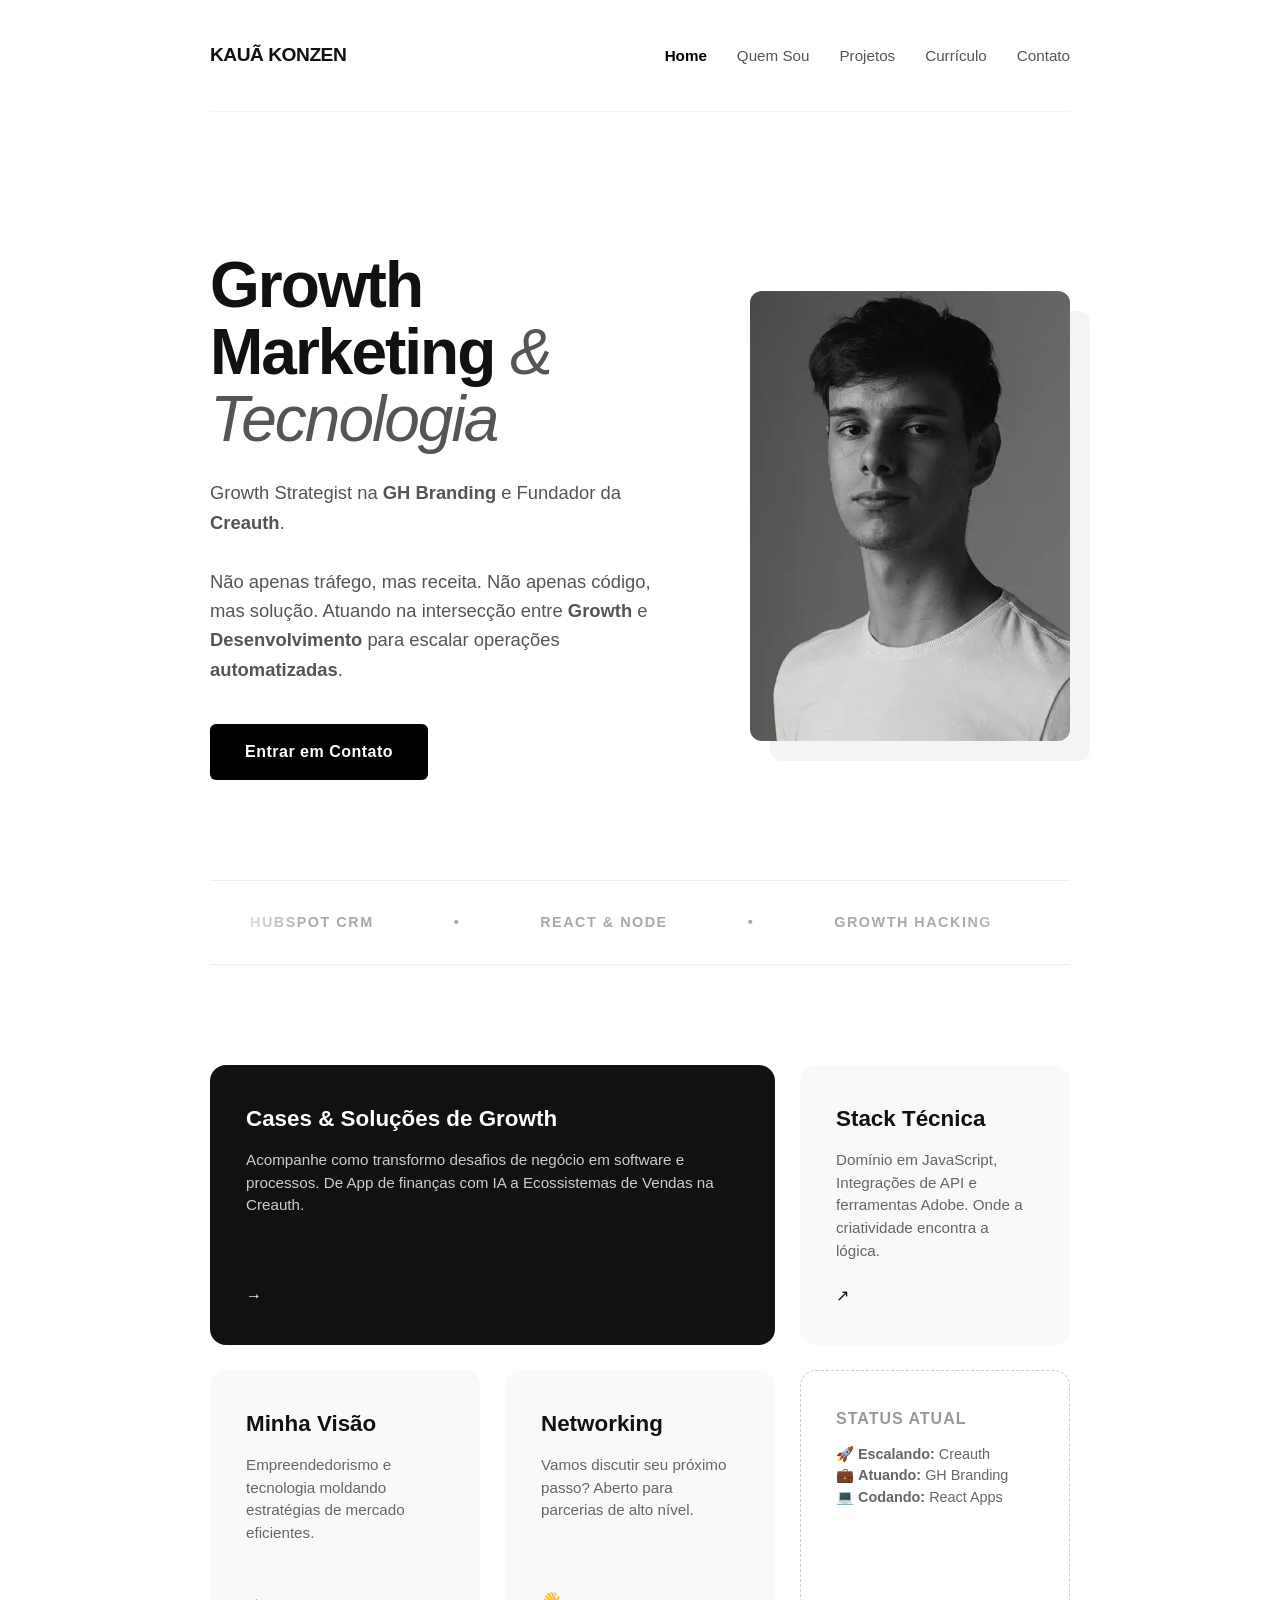
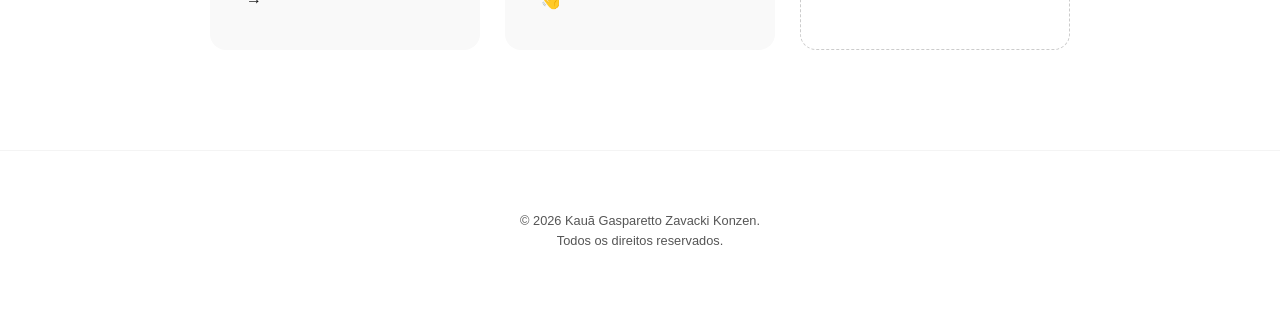
<file: index.html>
<!DOCTYPE html>
<html lang="pt-BR">
<head>
    <meta charset="UTF-8">
    <meta name="viewport" content="width=device-width, initial-scale=1.0, maximum-scale=5.0">
    
    <title>Kauã Konzen | Estrategista de Growth Marketing e Desenvolvedor Full Stack</title>
    <meta name="description" content="Estrategista de Growth na GH Branding e Fundador da Creauth. Especialista em automação B2B, HubSpot e desenvolvimento de soluções escaláveis para negócios.">
    <meta name="keywords" content="Growth Marketing, Desenvolvedor Full Stack, Automação B2B, HubSpot Brasil, Estratégia de Vendas, Creauth, Kauã Konzen">
    <meta name="author" content="Kauã Konzen">
    <meta name="robots" content="index, follow">
    <link rel="canonical" href="https://kauakonzen.github.io/kaua/index.html"> <meta property="og:title" content="Kauã Konzen | Performance e Engenharia de Growth">
    <meta property="og:description" content="Unindo estratégias de Growth com robustez técnica de TI para escalar operações B2B.">
    <meta property="og:type" content="website">
    <meta property="og:url" content="https://kauakonzen.github.io/kaua/index.html"> <meta property="og:image" content="https://kauakonzen.github.io/kaua/index.html/img/jovem-homem-moda-masculina-retrato-preto-e-branco.webp">

    <script type="application/ld+json">
    {
      "@context": "https://schema.org",
      "@type": "Person",
      "name": "Kauã Konzen",
      "jobTitle": "Growth Marketing Strategist",
      "worksFor": [
        {
          "@type": "Organization",
          "name": "GH Branding"
        },
        {
          "@type": "Organization",
          "name": "Creauth"
        }
      ],
      "url": "https://kauakonzen.github.io/kaua/index.html",
      "image": "https://kauakonzen.github.io/kaua/index.html/img/jovem-homem-moda-masculina-retrato-preto-e-branco.webp",
      "sameAs": [
        "https://www.linkedin.com/in/kauakonzen",
      ],
      "description": "Estrategista focado em Growth Marketing e Desenvolvimento Full Stack."
    }
    </script>

    <link rel="stylesheet" href="style.css">

    <style>
        html, body {
            max-width: 100%;
            overflow-x: hidden;
            scroll-behavior: smooth;
        }

        .home-hero {
            display: grid;
            grid-template-columns: 1.2fr 0.8fr;
            gap: 60px;
            align-items: center;
            padding: 80px 0 100px;
        }

        .hero-text h1 {
            font-size: clamp(2.5rem, 5vw, 4rem);
            line-height: 1.05;
            margin-bottom: 25px;
            letter-spacing: -2px;
            font-weight: 800;
        }

        .hero-text .highlight {
            color: var(--text-secondary);
            font-style: italic;
            font-weight: 420;
        }

        .hero-text p {
            font-size: 1.15rem;
            color: var(--text-secondary);
            margin-bottom: 40px;
            max-width: 540px;
            line-height: 1.6;
        }

        .btn {
            background-color: #000;
            color: #fff;
            padding: 15px 35px;
            font-weight: 600;
            letter-spacing: 0.5px;
            border-radius: 6px;
            transition: all 0.3s ease;
            text-decoration: none;
            display: inline-block;
        }
        
        .btn:hover {
            transform: translateY(-2px);
            box-shadow: 0 10px 20px rgba(0,0,0,0.1);
        }

        .hero-image-container {
            width: 100%;
            height: 450px;
            background-color: #f0f0f0;
            border-radius: 12px;
            overflow: hidden;
            position: relative;
            box-shadow: 20px 20px 0px var(--gray-light);
            transition: all 0.3s ease;
        }

        .hero-image-container img {
            width: 100%;
            height: 100%;
            object-fit: cover;
            object-position: center;
            display: block;
        }

        .tech-stack {
            width: 100%;
            max-width: 100vw;
            overflow: hidden !important;
            padding: 30px 0;
            margin-bottom: 100px;
            border-top: 1px solid #eee;
            border-bottom: 1px solid #eee;
            position: relative;
            background: #fff;
        }

        .tech-stack::before, .tech-stack::after {
            content: "";
            position: absolute;
            top: 0;
            width: 100px;
            height: 100%;
            z-index: 2;
            pointer-events: none;
        }
        .tech-stack::before { left:0; background: linear-gradient(to right, #fff, transparent); }
        .tech-stack::after { right:0; background: linear-gradient(to left, #fff, transparent); }

        .tech-stack-track {
            display: flex;
            width: max-content;
            animation: scroll-infinito 25s linear infinite;
        }

        .tech-stack span {
            font-size: 0.9rem;
            font-weight: 700;
            text-transform: uppercase;
            letter-spacing: 1.5px;
            color: #aaa;
            padding: 0 40px;
            display: flex;
            align-items: center;
        }

        @keyframes scroll-infinito {
            0% { transform: translateX(0); }
            100% { transform: translateX(-50%); }
        }

        .bento-grid {
            display: grid;
            grid-template-columns: repeat(3, 1fr);
            gap: 25px;
            margin-bottom: 100px;
        }

        .bento-card {
            background-color: #f9f9f9;
            padding: 35px;
            border-radius: 16px;
            text-decoration: none;
            color: var(--text-primary);
            transition: all 0.3s cubic-bezier(0.25, 0.8, 0.25, 1);
            display: flex;
            flex-direction: column;
            justify-content: space-between;
            min-height: 280px;
            border: 1px solid transparent;
        }

        .bento-card:hover {
            transform: translateY(-8px);
            background-color: #fff;
            border-color: #eee;
            box-shadow: 0 15px 30px rgba(0,0,0,0.05);
        }

        .bento-card h3 {
            font-size: 1.4rem;
            margin-bottom: 12px;
            font-weight: 700;
        }

        .bento-card p {
            font-size: 0.95rem;
            color: #666;
            line-height: 1.5;
        }

        .span-2 {
            grid-column: span 2;
            background-color: #111;
            color: #fff;
        }
        
        .span-2 h3, .span-2 p, .span-2 .arrow { color: #fff; }
        .span-2 p { color: #ccc; }
        .span-2:hover { background-color: #000; box-shadow: 0 15px 30px rgba(0,0,0,0.2); }

        @media (max-width: 768px) {
            .home-hero {
                grid-template-columns: 1fr;
                gap: 40px;
                padding: 40px 0 60px;
                text-align: center;
            }
            .hero-text p { margin: 0 auto 30px; }
            .hero-image-container {
                height: auto;
                width: 100%;
                max-width: 500px;
                aspect-ratio: 4 / 5;
                margin: 0 auto;
                box-shadow: none;
            }
            .bento-grid { grid-template-columns: 1fr; }
            .span-2 { grid-column: span 1; }
            .tech-stack span { padding: 0 20px; font-size: 0.8rem; }
        }
    </style>
</head>
<body>

    <header class="container"> <nav>
            <a href="index.html" class="logo">Kauã Konzen</a>
            <ul>
                <li><a href="index.html" class="active">Home</a></li>
                <li><a href="sobre.html">Quem Sou</a></li>
                <li><a href="projetos.html">Projetos</a></li>
                <li><a href="curriculo.html">Currículo</a></li>
                <li><a href="contato.html">Contato</a></li>
            </ul>
        </nav>
    </header>

    <main class="container">
        <section class="home-hero">
            <div class="hero-text">
                <h1>Growth Marketing <span class="highlight">& Tecnologia</span></h1>
                <p>
                    Growth Strategist na <strong>GH Branding</strong> e Fundador da <strong>Creauth</strong>.
                    <br><br>
                    Não apenas tráfego, mas receita. Não apenas código, mas solução. Atuando na intersecção entre <strong>Growth</strong> e <strong>Desenvolvimento</strong> para escalar operações <strong>automatizadas</strong>.
                </p>
                <div class="cta-group">
                    <a href="contato.html" class="btn" title="Fale com Kauã Konzen sobre Growth e Tech">Entrar em Contato</a>
                </div>
            </div>
            
            <div class="hero-image-container">
                <img src="img/jovem-homem-moda-masculina-retrato-preto-e-branco.webp" 
                     alt="Kauã Konzen - Especialista em Growth Marketing e Tecnologia B2B"
                     width="600" height="750" loading="eager"> </div>
        </section>

        <section class="tech-stack" aria-label="Tecnologias e Habilidades">
            <div class="tech-stack-track">
                <span>HubSpot CRM</span> <span>•</span>
                <span>React & Node</span> <span>•</span>
                <span>Growth Hacking</span> <span>•</span>
                <span>Automação & IA</span> <span>•</span>
                <span>Vendas B2B</span> <span>•</span>
                <span>Data Analytics</span> <span>•</span>
                <span>HubSpot CRM</span> <span>•</span>
                <span>React & Node</span> <span>•</span>
                <span>Growth Hacking</span> <span>•</span>
                <span>Automação & IA</span> <span>•</span>
                <span>Vendas B2B</span> <span>•</span>
                <span>Data Analytics</span> <span>•</span>
            </div>
        </section>

        <section class="bento-grid">
            <a href="projetos.html" class="bento-card span-2">
                <div>
                    <h3>Cases & Soluções de Growth</h3> <p>Acompanhe como transformo desafios de negócio em software e processos. De App de finanças com IA a Ecossistemas de Vendas na Creauth.</p>
                </div>
                <span class="arrow" aria-hidden="true">→</span>
            </a>

            <a href="curriculo.html" class="bento-card">
                <div>
                    <h3>Stack Técnica</h3>
                    <p>Domínio em JavaScript, Integrações de API e ferramentas Adobe. Onde a criatividade encontra a lógica.</p>
                </div>
                <span class="arrow" aria-hidden="true">↗</span>
            </a>

            <a href="sobre.html" class="bento-card">
                <div>
                    <h3>Minha Visão</h3>
                    <p>Empreendedorismo e tecnologia moldando estratégias de mercado eficientes.</p>
                </div>
                <span class="arrow" aria-hidden="true">→</span>
            </a>

            <a href="contato.html" class="bento-card">
                <div>
                    <h3>Networking</h3>
                    <p>Vamos discutir seu próximo passo? Aberto para parcerias de alto nível.</p>
                </div>
                <span class="arrow" aria-hidden="true">👋</span>
            </a>

            <aside class="bento-card" style="background-color: transparent; border: 1px dashed #ccc; cursor: default;">
                <div>
                    <h3 style="font-size: 1rem; color: #999; text-transform: uppercase; letter-spacing: 1px;">Status Atual</h3>
                    <p style="font-size: 0.9rem; margin-top: 10px;">
                        🚀 <strong>Escalando:</strong> Creauth<br>
                        💼 <strong>Atuando:</strong> GH Branding<br>
                        💻 <strong>Codando:</strong> React Apps
                    </p>
                </div>
            </aside>
        </section>
    </main>

    <footer>
        <p>&copy; 2026 Kauã Gasparetto Zavacki Konzen. <br>Todos os direitos reservados.</p>
    </footer>

</body>
</html>
</file>
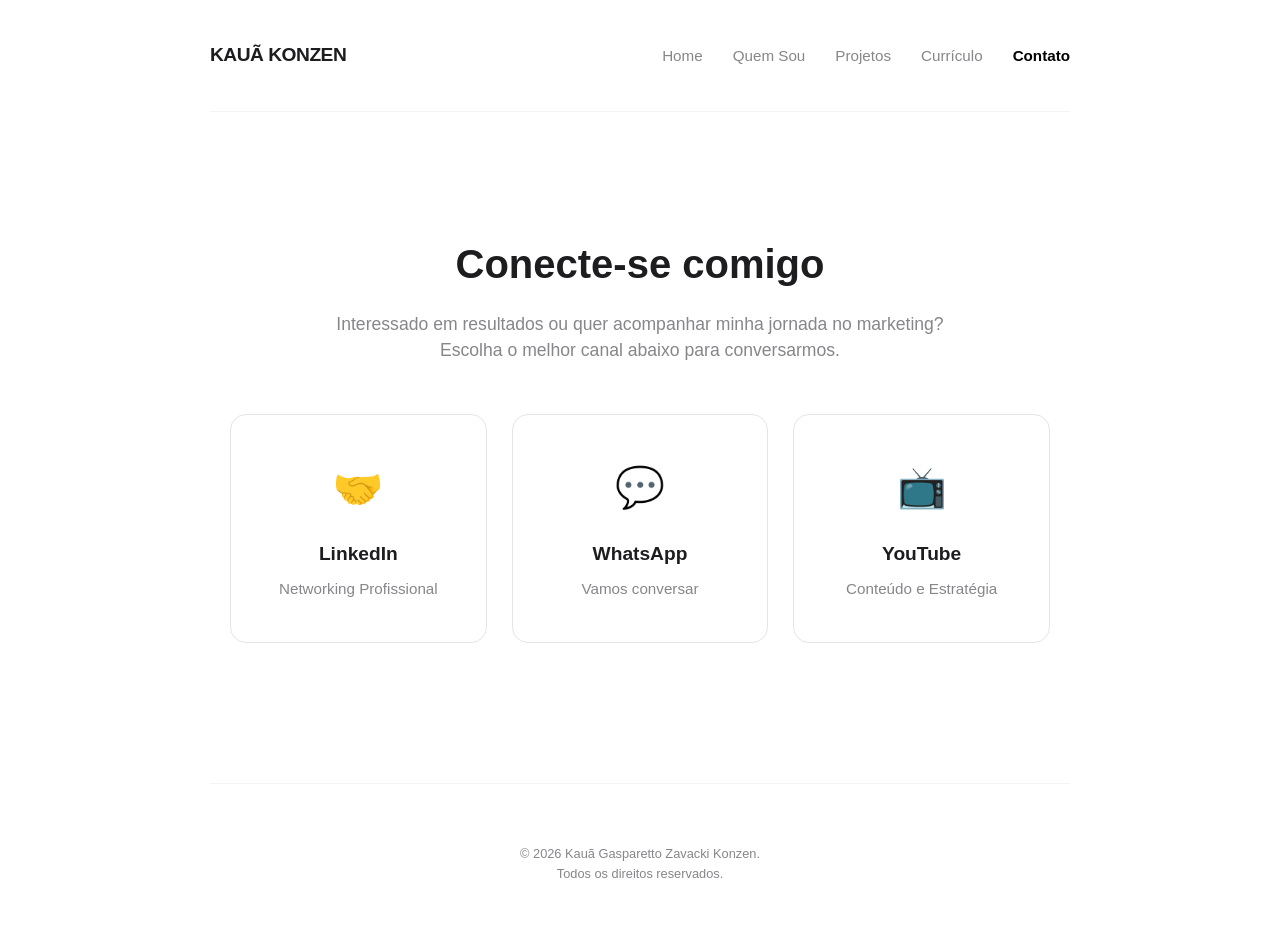
<file: contato.html>
<!DOCTYPE html>
<html lang="pt-BR">
<head>
    <meta charset="UTF-8">
    <meta name="viewport" content="width=device-width, initial-scale=1.0">
    
    <title>Contato | Kauã Konzen - Especialista em Marketing e Estratégia</title>
    <meta name="description" content="Entre em contato com Kauã Konzen. Canais oficiais para networking profissional, consultoria em marketing digital e estratégias de crescimento.">
    <link rel="canonical" href="https://kauakonzen.github.io/kaua/contato.html">
    <meta name="author" content="Kauã Konzen">
    <meta name="robots" content="index, follow">

    <meta property="og:type" content="website">
    <meta property="og:title" content="Contato | Kauã Konzen">
    <meta property="og:description" content="Conecte-se com Kauã Konzen para projetos de marketing e parcerias profissionais.">
    <meta property="og:url" content="https://kauakonzen.github.io/kaua/contato.html">
    <meta property="og:image" content="https://kauakonzen.github.io/kaua/contato.html/assets/og-image.jpg">

    <script type="application/ld+json">
    {
      "@context": "https://schema.org",
      "@type": "ContactPage",
      "mainEntity": {
        "@type": "Person",
        "name": "Kauã Gasparetto Zavacki Konzen",
        "jobTitle": "Growth Marketer & Empreendedor",
        "url": "https://kauakonzen.github.io/kaua/contato.html",
        "sameAs": [
          "https://www.linkedin.com/in/kauakonzen/",
          "https://youtube.com/@kauakonzen"
        ]
      },
      "description": "Página de contato oficial de Kauã Konzen para serviços de marketing e networking."
    }
    </script>

    <link rel="stylesheet" href="style.css">
    <style>
        :root {
            --accent-color: #000000;
            --text-primary: #1d1d1f;
            --text-secondary: #86868b;
        }

        .contact-wrapper {
            max-width: 900px;
            margin: 0 auto;
            text-align: center;
            padding: 60px 20px;
        }

        .contact-wrapper h1 {
            font-size: 2.5rem;
            margin-bottom: 15px;
            font-weight: 800;
        }

        .contact-wrapper p {
            font-size: 1.1rem;
            color: var(--text-secondary);
            margin-bottom: 50px;
            line-height: 1.5;
        }

        .contact-grid {
            display: grid;
            grid-template-columns: repeat(auto-fit, minmax(200px, 1fr));
            gap: 25px;
        }

        .contact-card {
            background: #fff;
            border: 1px solid #e5e5e7;
            padding: 40px 20px;
            border-radius: 16px;
            text-decoration: none;
            color: var(--text-primary);
            transition: all 0.3s cubic-bezier(0.4, 0, 0.2, 1);
            display: flex;
            flex-direction: column;
            align-items: center;
        }

        .contact-card:hover {
            border-color: var(--accent-color);
            transform: translateY(-8px);
            box-shadow: 0 12px 24px rgba(0,0,0,0.08);
        }

        .icon {
            font-size: 2.5rem;
            margin-bottom: 20px;
        }

        .card-title {
            font-weight: 700;
            font-size: 1.2rem;
            margin-bottom: 8px;
        }

        .card-info {
            font-size: 0.95rem;
            color: var(--text-secondary);
        }

        .location-area {
            margin-top: 80px;
            padding-top: 40px;
            border-top: 1px solid #eee;
            color: #888;
            font-size: 0.9rem;
        }
    </style>
</head>
<body>

    <div class="container">
        <nav role="navigation" aria-label="Menu Principal">
            <a href="index.html" class="logo">Kauã Konzen</a>
            <ul>
                <li><a href="index.html">Home</a></li>
                <li><a href="sobre.html">Quem Sou</a></li>
                <li><a href="projetos.html">Projetos</a></li>
                <li><a href="curriculo.html">Currículo</a></li>
                <li><a href="contato.html" class="active" aria-current="page">Contato</a></li>
            </ul>
        </nav>

        <main class="contact-wrapper">
            <h1>Conecte-se comigo</h1>
            <p>
                Interessado em resultados ou quer acompanhar minha jornada no marketing?<br>Escolha o melhor canal abaixo para conversarmos.
            </p>

            <div class="contact-grid">

                <a href="https://www.linkedin.com/in/kauakonzen/" target="_blank" class="contact-card" title="Perfil profissional de Kauã Konzen no LinkedIn">
                    <div class="icon" aria-hidden="true">🤝</div>
                    <div class="card-title">LinkedIn</div>
                    <div class="card-info">Networking Profissional</div>
                </a>

                <a href="https://wa.me/5555936186846?text=ol%C3%A1%2C%20vim%20pelo%20site!" target="_blank" class="contact-card" title="Falar diretamente pelo WhatsApp">
                    <div class="icon" aria-hidden="true">💬</div>
                    <div class="card-title">WhatsApp</div>
                    <div class="card-info">Vamos conversar</div>
                </a>

                <a href="https://youtube.com/@kauakonzen" target="_blank" class="contact-card" title="Canal de YouTube de Kauã Konzen">
                    <div class="icon" aria-hidden="true">📺</div>
                    <div class="card-title">YouTube</div>
                    <div class="card-info">Conteúdo e Estratégia</div>
                </a>

            </div>

        </main>

        <footer>
            <p>&copy; 2026 Kauã Gasparetto Zavacki Konzen. <br>Todos os direitos reservados.</p>
        </footer>
    </div>

</body>
</html>
</file>
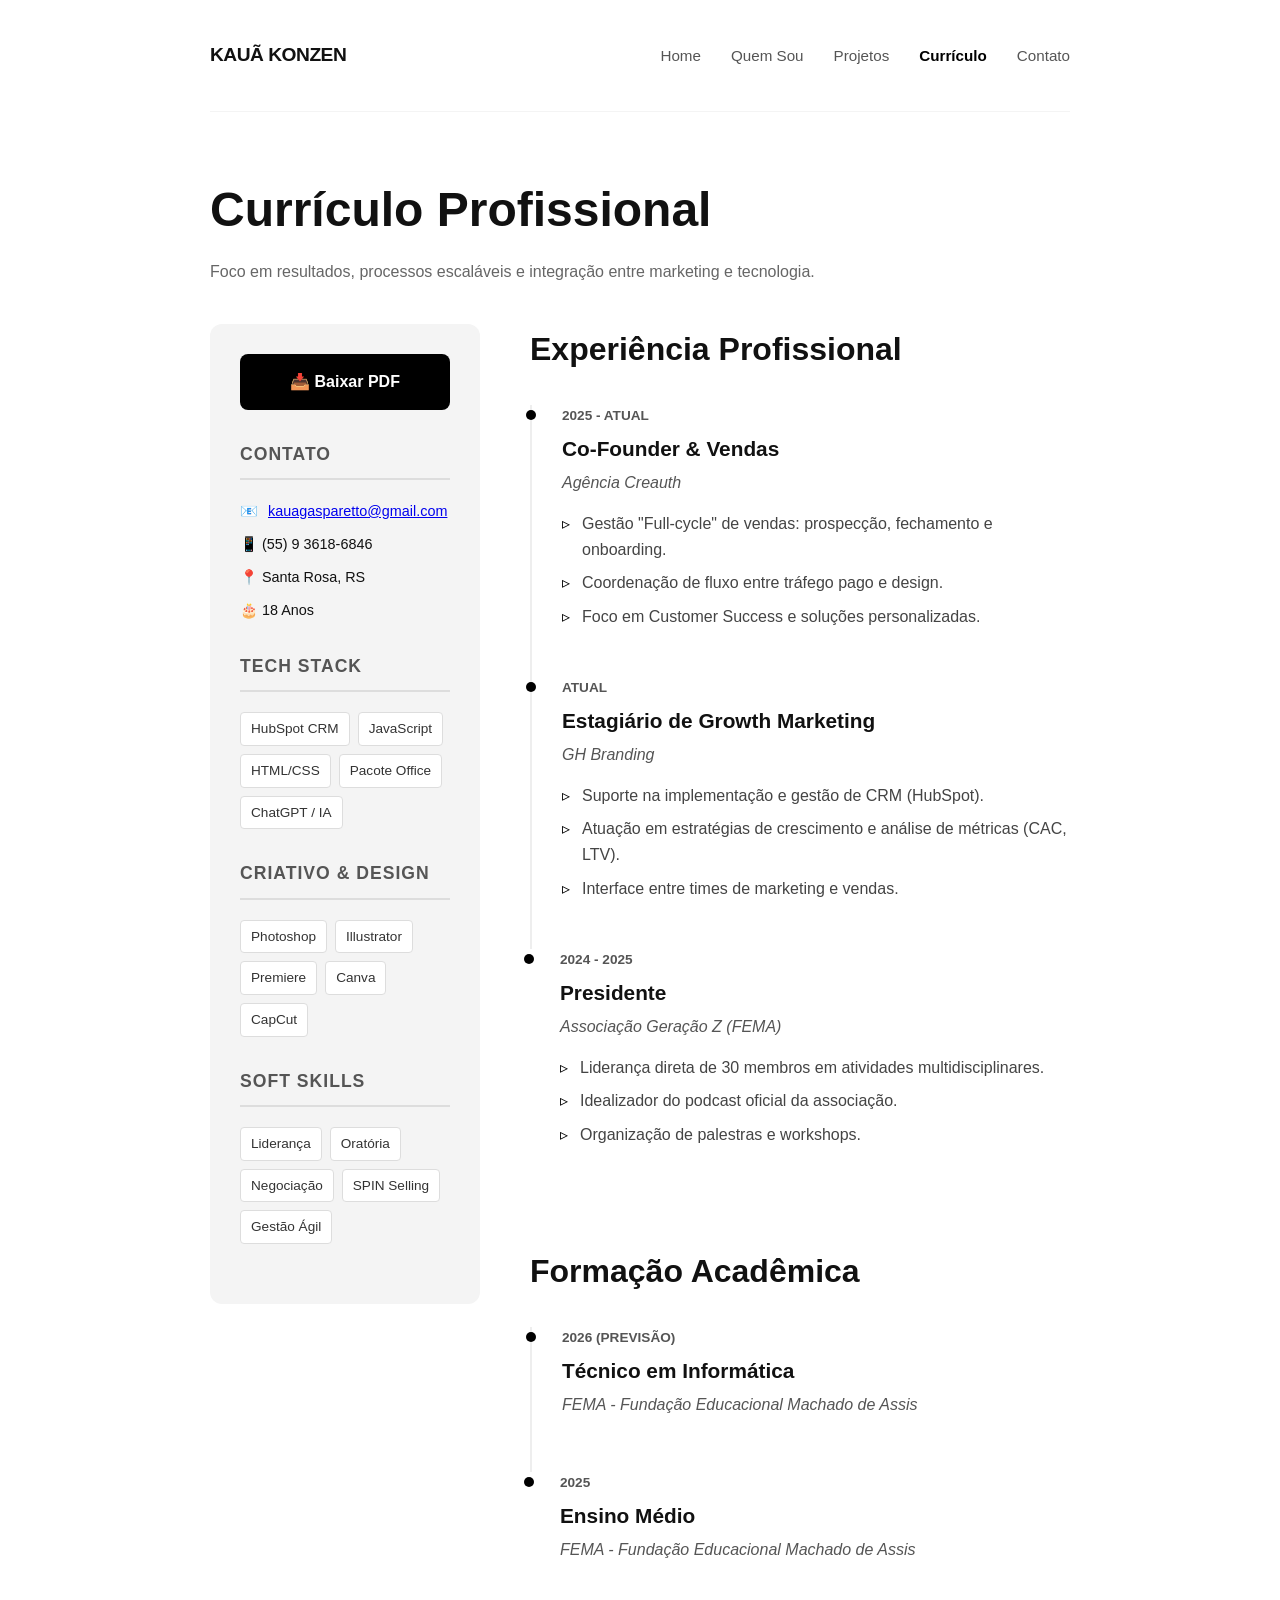
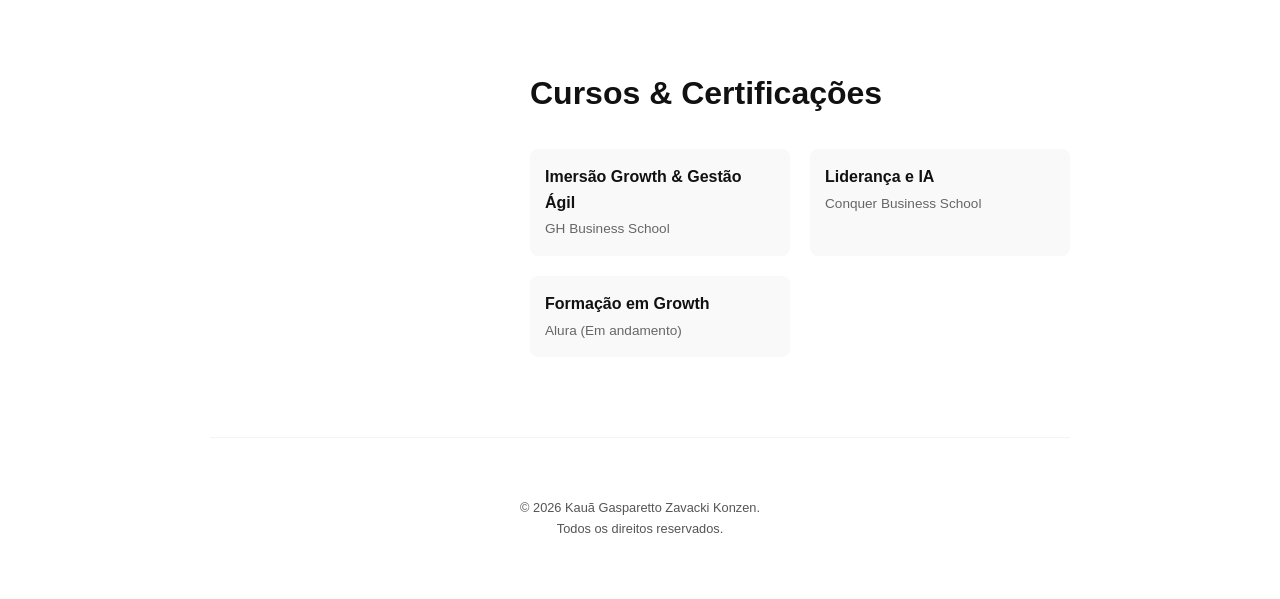
<file: curriculo.html>
<!DOCTYPE html>
<html lang="pt-BR">
<head>
    <meta charset="UTF-8">
    <meta name="viewport" content="width=device-width, initial-scale=1.0">
    
    <title>Currículo | Kauã Konzen - Especialista em Growth Marketing</title>
    <meta name="description" content="Currículo profissional de Kauã Konzen. Especialista em Growth Marketing, Co-founder da Agência Creauth, com experiência em vendas, HubSpot e tecnologias web.">
    <meta name="author" content="Kauã Konzen">
    <meta name="keywords" content="Kauã Konzen, Growth Marketing, Agência Creauth, Currículo, Marketing Digital, Vendas, HubSpot, Desenvolvedor Web">
    <link rel="canonical" href="https://seusite.com.br/curriculo.html">

    <meta property="og:title" content="Currículo | Kauã Konzen">
    <meta property="og:description" content="Exploração de resultados, processos escaláveis e integração entre marketing e tecnologia.">
    <meta property="og:type" content="profile">
    <meta property="og:url" content="https://seusite.com.br/curriculo.html">

    <script type="application/ld+json">
    {
      "@context": "https://schema.org/",
      "@type": "Person",
      "name": "Kauã Konzen",
      "jobTitle": "Growth Marketing Specialist & Co-Founder",
      "url": "https://seusite.com.br",
      "address": {
        "@type": "PostalAddress",
        "addressLocality": "Santa Rosa",
        "addressRegion": "RS",
        "addressCountry": "BR"
      },
      "knowsAbout": ["Growth Marketing", "HubSpot", "JavaScript", "Sales", "Branding"]
    }
    </script>

    <link rel="stylesheet" href="style.css">
    <style>
        /* --- Estilos Mantidos Conforme Original --- */
        .cv-container {
            display: grid;
            grid-template-columns: 1fr 2fr;
            gap: 50px;
            margin-top: 40px;
            margin-bottom: 80px;
        }

        .cv-sidebar {
            background-color: var(--gray-light);
            padding: 30px;
            border-radius: 12px;
            height: fit-content;
        }

        .cv-sidebar h3 {
            font-size: 1.1rem;
            margin-bottom: 20px;
            border-bottom: 2px solid #ddd;
            padding-bottom: 10px;
            text-transform: uppercase;
            letter-spacing: 1px;
            color: #555;
        }

        .contact-block {
            margin-bottom: 30px;
            font-size: 0.9rem;
        }

        .contact-block p {
            margin-bottom: 10px;
            display: flex;
            align-items: center;
            gap: 10px;
        }

        .skill-group {
            margin-bottom: 30px;
        }

        .skill-tags {
            display: flex;
            flex-wrap: wrap;
            gap: 8px;
        }

        .tag {
            background-color: #fff;
            padding: 5px 10px;
            border-radius: 4px;
            font-size: 0.85rem;
            border: 1px solid #ddd;
            color: #333;
            font-weight: 500;
        }

        .download-btn-large {
            display: block;
            width: 100%;
            text-align: center;
            background-color: var(--accent-color);
            color: #fff;
            padding: 15px;
            border-radius: 8px;
            text-decoration: none;
            font-weight: bold;
            margin-bottom: 30px;
            transition: opacity 0.2s;
        }
        
        .download-btn-large:hover { opacity: 0.9; }

        .cv-main h2 {
            font-size: 2rem;
            margin-bottom: 30px;
            display: flex;
            align-items: center;
            gap: 15px;
        }

        .timeline-item {
            position: relative;
            padding-left: 30px;
            padding-bottom: 40px;
            border-left: 2px solid #eee;
        }

        .timeline-item:last-child { border-left: none; }

        .timeline-item::before {
            content: '';
            position: absolute;
            left: -6px;
            top: 5px;
            width: 10px;
            height: 10px;
            background-color: var(--accent-color);
            border-radius: 50%;
        }

        .timeline-date {
            font-size: 0.85rem;
            color: var(--text-secondary);
            font-weight: 600;
            margin-bottom: 5px;
            text-transform: uppercase;
        }

        .timeline-title {
            font-size: 1.3rem;
            font-weight: 700;
            margin-bottom: 5px;
        }

        .timeline-company {
            font-size: 1rem;
            color: #555;
            margin-bottom: 15px;
            font-style: italic;
        }

        .timeline-content ul {
            list-style: none;
        }

        .timeline-content li {
            position: relative;
            padding-left: 20px;
            margin-bottom: 8px;
            color: #444;
        }

        .timeline-content li::before {
            content: '▹';
            position: absolute;
            left: 0;
            color: var(--accent-color);
        }

        @media (max-width: 768px) {
            .cv-container {
                grid-template-columns: 1fr;
                gap: 30px;
            }
            .cv-sidebar { order: 2; }
            .cv-main { order: 1; }
        }
    </style>
</head>
<body>

    <div class="container">
        <nav role="navigation" aria-label="Menu Principal">
            <a href="index.html" class="logo">Kauã Konzen</a>
            <ul>
                <li><a href="index.html">Home</a></li>
                <li><a href="sobre.html">Quem Sou</a></li>
                <li><a href="projetos.html">Projetos</a></li>
                <li><a href="curriculo.html" class="active" aria-current="page">Currículo</a></li>
                <li><a href="contato.html">Contato</a></li>
            </ul>
        </nav>

        <header style="margin-bottom: 20px;">
            <h1 style="font-size: 3rem; margin-bottom: 10px;">Currículo Profissional</h1>
            <p style="color: #666; max-width: 650px;">
                Foco em resultados, processos escaláveis e integração entre marketing e tecnologia.</p>
        </header>

        <div class="cv-container">
            
            <aside class="cv-sidebar" role="complementary">
                
                <a href="curriculo.pdf" target="_blank" class="download-btn-large" title="Baixar currículo de Kauã Konzen em PDF">
                    📥 Baixar PDF
                </a>

                <section class="contact-block">
                    <h3>Contato</h3>
                    <address style="font-style: normal;">
                        <p>📧 <a href="mailto:kauagasparetto@gmail.com">kauagasparetto@gmail.com</a></p>
                        <p>📱 (55) 9 3618-6846</p>
                        <p>📍 Santa Rosa, RS</p>
                        <p>🎂 18 Anos</p>
                    </address>
                </section>

                <section class="skill-group">
                    <h3>Tech Stack</h3>
                    <div class="skill-tags">
                        <span class="tag">HubSpot CRM</span>
                        <span class="tag">JavaScript</span>
                        <span class="tag">HTML/CSS</span>
                        <span class="tag">Pacote Office</span>
                        <span class="tag">ChatGPT / IA</span>
                    </div>
                </section>

                <section class="skill-group">
                    <h3>Criativo & Design</h3>
                    <div class="skill-tags">
                        <span class="tag">Photoshop</span>
                        <span class="tag">Illustrator</span>
                        <span class="tag">Premiere</span>
                        <span class="tag">Canva</span>
                        <span class="tag">CapCut</span>
                    </div>
                </section>

                <section class="skill-group">
                    <h3>Soft Skills</h3>
                    <div class="skill-tags">
                        <span class="tag">Liderança</span>
                        <span class="tag">Oratória</span>
                        <span class="tag">Negociação</span>
                        <span class="tag">SPIN Selling</span>
                        <span class="tag">Gestão Ágil</span>
                    </div>
                </section>

            </aside>

            <main class="cv-main" id="main-content">
                
                <section>
                    <h2>Experiência Profissional</h2>
                    
                    <article class="timeline-item">
                        <header>
                            <div class="timeline-date">2025 - Atual</div>
                            <h3 class="timeline-title">Co-Founder & Vendas</h3>
                            <div class="timeline-company">Agência Creauth</div>
                        </header>
                        <div class="timeline-content">
                            <ul>
                                <li>Gestão "Full-cycle" de vendas: prospecção, fechamento e onboarding.</li>
                                <li>Coordenação de fluxo entre tráfego pago e design.</li>
                                <li>Foco em Customer Success e soluções personalizadas.</li>
                            </ul>
                        </div>
                    </article>

                    <article class="timeline-item">
                        <header>
                            <div class="timeline-date">Atual</div>
                            <h3 class="timeline-title">Estagiário de Growth Marketing</h3>
                            <div class="timeline-company">GH Branding</div>
                        </header>
                        <div class="timeline-content">
                            <ul>
                                <li>Suporte na implementação e gestão de CRM (HubSpot).</li>
                                <li>Atuação em estratégias de crescimento e análise de métricas (CAC, LTV).</li>
                                <li>Interface entre times de marketing e vendas.</li>
                            </ul>
                        </div>
                    </article>

                    <article class="timeline-item">
                        <header>
                            <div class="timeline-date">2024 - 2025</div>
                            <h3 class="timeline-title">Presidente</h3>
                            <div class="timeline-company">Associação Geração Z (FEMA)</div>
                        </header>
                        <div class="timeline-content">
                            <ul>
                                <li>Liderança direta de 30 membros em atividades multidisciplinares.</li>
                                <li>Idealizador do podcast oficial da associação.</li>
                                <li>Organização de palestras e workshops.</li>
                            </ul>
                        </div>
                    </article>
                </section>

                <section>
                    <h2 style="margin-top: 50px;">Formação Acadêmica</h2>

                    <article class="timeline-item">
                        <div class="timeline-date">2026 (Previsão)</div>
                        <h3 class="timeline-title">Técnico em Informática</h3>
                        <div class="timeline-company">FEMA - Fundação Educacional Machado de Assis</div>
                    </article>

                    <article class="timeline-item">
                        <div class="timeline-date">2025</div>
                        <h3 class="timeline-title">Ensino Médio</h3>
                        <div class="timeline-company">FEMA - Fundação Educacional Machado de Assis</div>
                    </article>
                </section>

                <section>
                    <h2 style="margin-top: 50px;">Cursos & Certificações</h2>
                    <div style="display: grid; grid-template-columns: 1fr 1fr; gap: 20px;">
                        <div style="background: #f9f9f9; padding: 15px; border-radius: 8px;">
                            <strong>Imersão Growth & Gestão Ágil</strong><br>
                            <span style="font-size: 0.85rem; color: #666;">GH Business School</span>
                        </div>
                        <div style="background: #f9f9f9; padding: 15px; border-radius: 8px;">
                            <strong>Liderança e IA</strong><br>
                            <span style="font-size: 0.85rem; color: #666;">Conquer Business School</span>
                        </div>
                        <div style="background: #f9f9f9; padding: 15px; border-radius: 8px;">
                            <strong>Formação em Growth</strong><br>
                            <span style="font-size: 0.85rem; color: #666;">Alura (Em andamento)</span>
                        </div>
                    </div>
                </section>

            </main>
        </div>

        <footer role="contentinfo">
            <p>&copy; 2026 Kauã Gasparetto Zavacki Konzen. <br>Todos os direitos reservados.</p>
        </footer>
    </div>

</body>
</html>
</file>
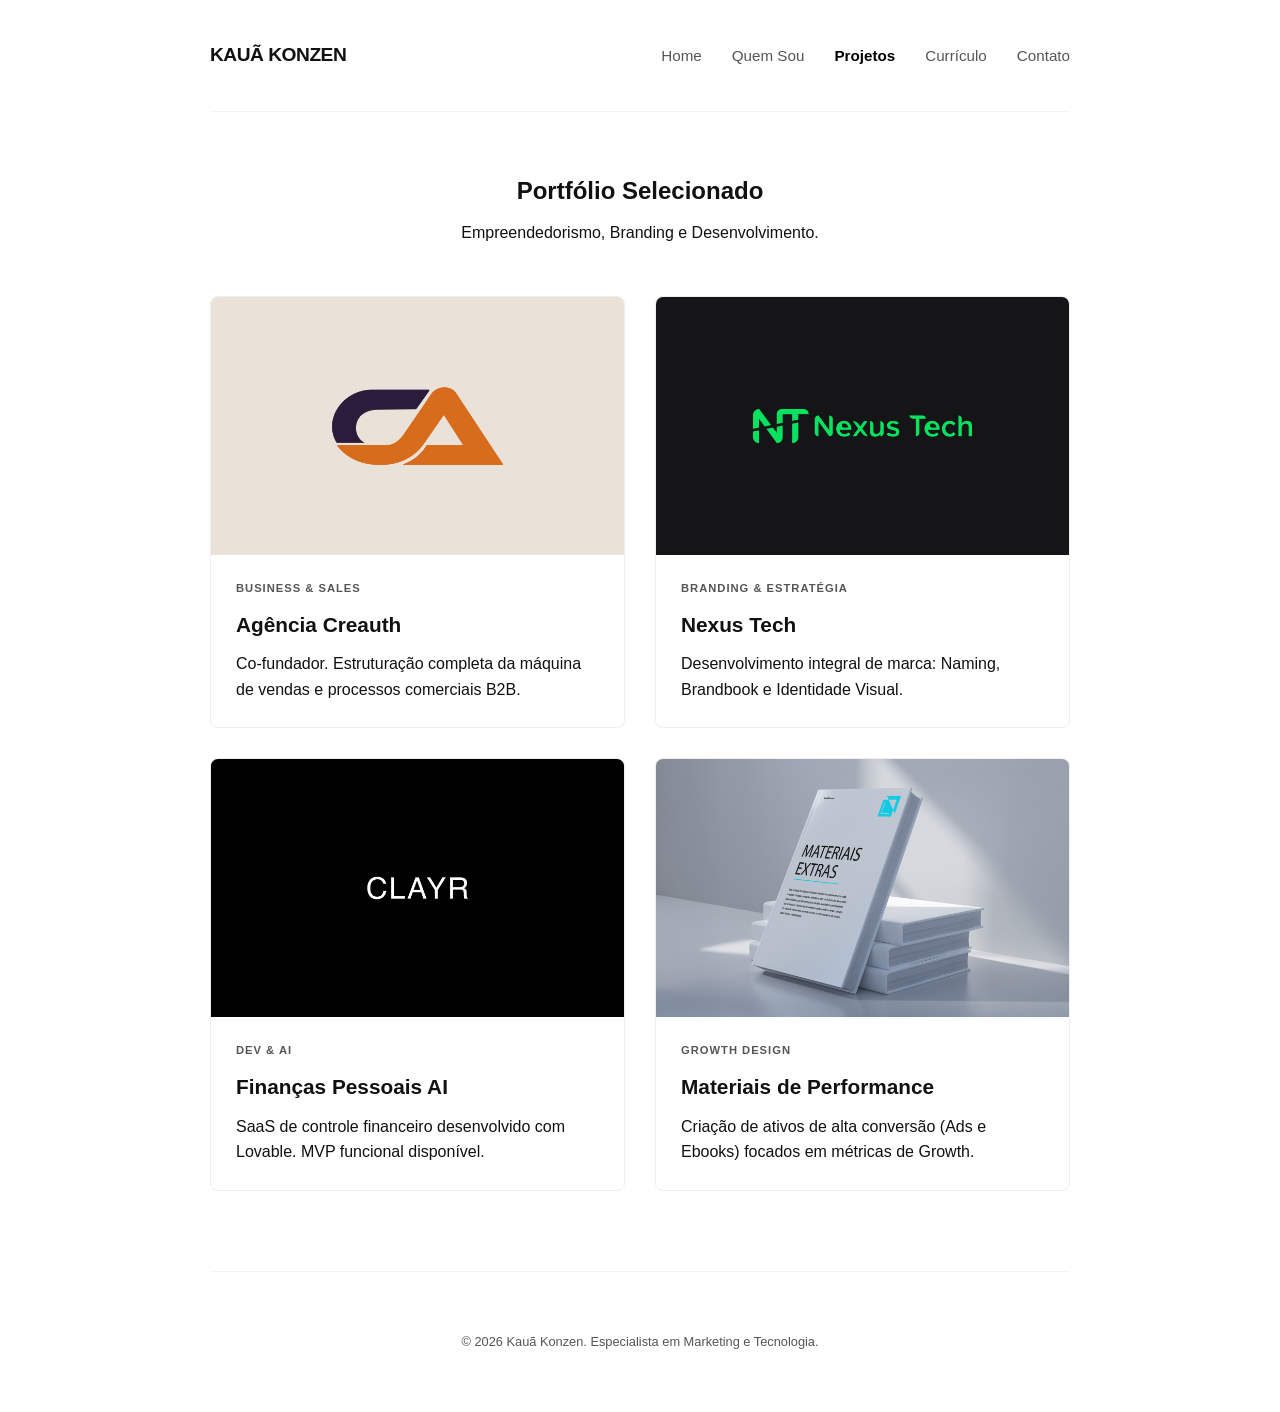
<file: projetos.html>
<!DOCTYPE html>
<html lang="pt-BR">
<head>
    <meta charset="UTF-8">
    <meta name="viewport" content="width=device-width, initial-scale=1.0">
    <title>Projetos | Kauã Konzen - Branding, Growth & Desenvolvimento</title>
    <meta name="description" content="Portfólio de Kauã Konzen: Co-fundador da Agência Creauth e especialista em Branding, Growth Marketing e Desenvolvimento de Software. Confira meus cases e projetos.">
    <meta name="keywords" content="Kauã Konzen, Creauth, Branding, Growth Marketing, Web Development, Portfolio, Estratégia B2B">
    <meta name="author" content="Kauã Konzen">
    
    <meta property="og:title" content="Projetos | Kauã Konzen - Portfólio Selecionado">
    <meta property="og:description" content="Explore os projetos de branding, design de performance e desenvolvimento de Kauã Konzen.">
    <meta property="og:type" content="website">
    <meta property="og:image" content="img/thumb-creauth.jpg"> <link rel="stylesheet" href="style.css">
</head>
<body>

    <div class="container">
        <header>
            <nav aria-label="Navegação Principal">
                <a href="index.html" class="logo">Kauã Konzen</a>
                <ul>
                    <li><a href="index.html">Home</a></li>
                    <li><a href="sobre.html">Quem Sou</a></li>
                    <li><a href="projetos.html" class="active" aria-current="page">Projetos</a></li>
                    <li><a href="curriculo.html">Currículo</a></li>
                    <li><a href="contato.html">Contato</a></li>
                </ul>
            </nav>
        </header>

        <main>
            <section class="projects-header">
                <h1>Portfólio Selecionado</h1>
                <p>Empreendedorismo, Branding e Desenvolvimento.</p>
            </section>

            <section class="projects-grid" aria-label="Galeria de Projetos">
                
                <article class="project-card" onclick="openModal('modal-creauth')" tabindex="0" role="button" aria-haspopup="dialog">
                    <div class="card-image">
                        <img src="img/thumb-creauth.jpg" alt="Case de Negócios: Agência Creauth - Estruturação B2B" onerror="this.style.display='none'">
                        <div class="card-overlay"><span>Ver Case de Negócios</span></div>
                    </div>
                    <div class="card-content">
                        <span class="card-tag">Business & Sales</span>
                        <h3>Agência Creauth</h3>
                        <p>Co-fundador. Estruturação completa da máquina de vendas e processos comerciais B2B.</p>
                    </div>
                </article>

                <article class="project-card" onclick="openModal('modal-nexus')" tabindex="0" role="button" aria-haspopup="dialog">
                    <div class="card-image">
                        <img src="img/thumb-nexus.jpg" alt="Brandbook Nexus Tech - Identidade Visual" onerror="this.style.display='none'">
                        <div class="card-overlay"><span>Ver Brandbook</span></div>
                    </div>
                    <div class="card-content">
                        <span class="card-tag">Branding & Estratégia</span>
                        <h3>Nexus Tech</h3>
                        <p>Desenvolvimento integral de marca: Naming, Brandbook e Identidade Visual.</p>
                    </div>
                </article>

                <article class="project-card" onclick="openModal('modal-finance')" tabindex="0" role="button" aria-haspopup="dialog">
                    <div class="card-image">
                        <img src="img/thumb-finance.jpg" alt="Interface do App Finanças Pessoais com AI" onerror="this.style.display='none'">
                        <div class="card-overlay"><span>Testar App</span></div>
                    </div>
                    <div class="card-content">
                        <span class="card-tag">Dev & AI</span>
                        <h3>Finanças Pessoais AI</h3>
                        <p>SaaS de controle financeiro desenvolvido com Lovable. MVP funcional disponível.</p>
                    </div>
                </article>

                <article class="project-card" onclick="openModal('modal-gh')" tabindex="0" role="button" aria-haspopup="dialog">
                    <div class="card-image">
                        <img src="img/thumb-gh.jpg" alt="Materiais de Performance e Growth Design - GH Branding" onerror="this.style.display='none'">
                        <div class="card-overlay"><span>Ver Criativos</span></div>
                    </div>
                    <div class="card-content">
                        <span class="card-tag">Growth Design</span>
                        <h3>Materiais de Performance</h3>
                        <p>Criação de ativos de alta conversão (Ads e Ebooks) focados em métricas de Growth.</p>
                    </div>
                </article>

            </section>
        </main>

        <footer>
            <p>&copy; 2026 Kauã Konzen. Especialista em Marketing e Tecnologia.</p>
        </footer>
    </div>

    <div id="modal-creauth" class="modal-overlay" onclick="closeModal(event)" role="dialog" aria-labelledby="title-creauth">
        <div class="modal-content">
            <button class="close-btn" onclick="document.getElementById('modal-creauth').classList.remove('active')" aria-label="Fechar modal">&times;</button>
            <div class="modal-body">
                <h2 id="title-creauth">Agência Creauth</h2>
                <span class="subtitle">Co-Founder & Head de Vendas | 2025 - Atual</span>
                
                <div class="modal-image-placeholder">
                    <img src="img/detail-creauth.jpg" alt="Equipe e Operação Agência Creauth" onerror="this.style.display='none'">
                </div>

                <div class="tech-list">
                    <span class="tech-tag">Sales Operations</span>
                    <span class="tech-tag">Gestão de CRM</span>
                    <span class="tech-tag">Negociação B2B</span>
                </div>

                <p>Na Creauth, minha missão é transformar leads frios em receita recorrente. Lidero a operação comercial ponta a ponta.</p>
                <br>
                <h3>Impacto e Resultados:</h3>
                <ul style="margin-left: 20px; margin-top: 10px; line-height: 1.8;">
                    <li><strong>Prospecção Ativa (Outbound):</strong> Implementação de scripts e cadências para qualificação de leads.</li>
                    <li><strong>Gestão de Pipeline:</strong> Controle rigoroso de oportunidades no CRM para previsibilidade de receita.</li>
                    <li><strong>Retenção (LTV):</strong> Estruturação do onboarding para reduzir Churn.</li>
                </ul>

                <br>
                <a href="https://www.instagram.com/creauth/" target="_blank" rel="noopener" class="btn" style="background: #000000; margin-top: 10px;">
                    Acompanhe no Instagram
                </a>
            </div>
        </div>
    </div>

    <div id="modal-nexus" class="modal-overlay" onclick="closeModal(event)" role="dialog">
        <div class="modal-content">
            <button class="close-btn" onclick="document.getElementById('modal-nexus').classList.remove('active')" aria-label="Fechar modal">&times;</button>
            <div class="modal-body">
                <h2>Nexus Tech - Branding</h2>
                <span class="subtitle">Projeto Experimental de Identidade Visual</span>
                
                <a href="nexus-brandbook.pdf" target="_blank" title="Clique para abrir o PDF">
                    <div class="modal-image-placeholder clickable-image">
                        <img src="img/detail-nexus.jpg" alt="Capa do Brandbook Nexus Tech - Estratégia de Marca" onerror="this.style.display='none'">
                    </div>
                </a>

                <div class="tech-list">
                    <span class="tech-tag">Brand Strategy</span>
                    <span class="tech-tag">Design System</span>
                    <span class="tech-tag">Adobe Suite</span>
                </div>

                <p>Empresa fictícia criada para simular um desafio real de rebranding corporativo. O objetivo foi criar uma marca sólida e coerente.</p>
                <br>
                <h3>O Brandbook (67 Páginas):</h3>
                <ul style="margin-left: 20px; margin-top: 10px; line-height: 1.8;">
                    <li><strong>Núcleo da Marca:</strong> Missão, Visão, Valores e Arquétipos.</li>
                    <li><strong>Identidade Visual:</strong> Logotipo, grids, tipografia e paleta de cores.</li>
                    <li><strong>Aplicações:</strong> Mockups de papelaria e interface digital.</li>
                </ul>

                <br>
                <a href="nexus-brandbook.pdf" target="_blank" rel="noopener" class="btn" style="width: 100%; text-align: center;">
                    📄 Ver Brandbook Completo (PDF)
                </a>
            </div>
        </div>
    </div>

    <div id="modal-finance" class="modal-overlay" onclick="closeModal(event)" role="dialog">
        <div class="modal-content">
            <button class="close-btn" onclick="document.getElementById('modal-finance').classList.remove('active')" aria-label="Fechar modal">&times;</button>
            <div class="modal-body">
                <h2>App Finanças AI</h2>
                <span class="subtitle">SaaS MVP | Lovable + Supabase</span>
                
                <a href="https://clayrfinancas.lovable.app/" target="_blank" rel="noopener" title="Clique para testar">
                    <div class="modal-image-placeholder clickable-image">
                        <img src="img/detail-finance.jpg" alt="Dashboard do App de Finanças Pessoais" onerror="this.style.display='none'">
                    </div>
                </a>

                <div class="tech-list">
                    <span class="tech-tag">Lovable.dev</span>
                    <span class="tech-tag">React AI</span>
                    <span class="tech-tag">Supabase Auth</span>
                </div>

                <p>Solução desenvolvida para simplificar a gestão financeira pessoal, focada em UX rápida.</p>
                
                <div style="background: #fff3cd; color: #856404; padding: 15px; border-radius: 6px; margin: 20px 0; border: 1px solid #ffeeba;">
                    <strong>⚠️ Status: Em Desenvolvimento (Beta)</strong><br>
                    O aplicativo está funcional para testes.
                </div>

                <a href="https://clayrfinancas.lovable.app/" target="_blank" rel="noopener" class="btn" style="width: 100%; text-align: center;">Acessar Versão de Teste</a>
            </div>
        </div>
    </div>

    <div id="modal-gh" class="modal-overlay" onclick="closeModal(event)" role="dialog">
        <div class="modal-content">
            <button class="close-btn" onclick="document.getElementById('modal-gh').classList.remove('active')" aria-label="Fechar modal">&times;</button>
            <div class="modal-body">
                <h2>Growth & Performance Design</h2>
                <span class="subtitle">Estágio em Growth Marketing | GH Branding</span>
                
                <p>Design focado em funcionalidade e conversão. Atuei na criação de materiais para geração de leads e retenção.</p>

                <h3 style="margin-top: 30px;">Acervo de Produção:</h3>
                
                <div class="project-gallery">
                    <div class="gallery-item"><img src="img/gh-1.jpg" alt="Material de Growth Marketing - Exemplo 1"></div>
                    <div class="gallery-item"><img src="img/gh-2.jpg" alt="Material de Growth Marketing - Exemplo 2"></div>
                    <div class="gallery-item"><img src="img/gh-3.jpg" alt="Material de Growth Marketing - Exemplo 3"></div>
                    <div class="gallery-item"><img src="img/gh-4.jpg" alt="Material de Growth Marketing - Exemplo 4"></div>
                    <div class="gallery-item"><img src="img/gh-5.jpg" alt="Material de Growth Marketing - Exemplo 5"></div>
                    <div class="gallery-item"><img src="img/gh-6.jpg" alt="Material de Growth Marketing - Exemplo 6"></div>
                    <div class="gallery-item"><img src="img/gh-7.jpg" alt="Material de Growth Marketing - Exemplo 7"></div>
                    <div class="gallery-item"><img src="img/gh-8.jpg" alt="Material de Growth Marketing - Exemplo 8"></div>
                </div>
            </div>
        </div>
    </div>

    <script>
        function openModal(id) {
            document.getElementById(id).classList.add('active');
            document.body.style.overflow = 'hidden';
        }
        function closeModal(e) {
            if (e.target.classList.contains('modal-overlay') || e.target.classList.contains('close-btn')) {
                document.querySelectorAll('.modal-overlay').forEach(m => m.classList.remove('active'));
                document.body.style.overflow = 'auto';
            }
        }
    </script>
</body>
</html>
</file>
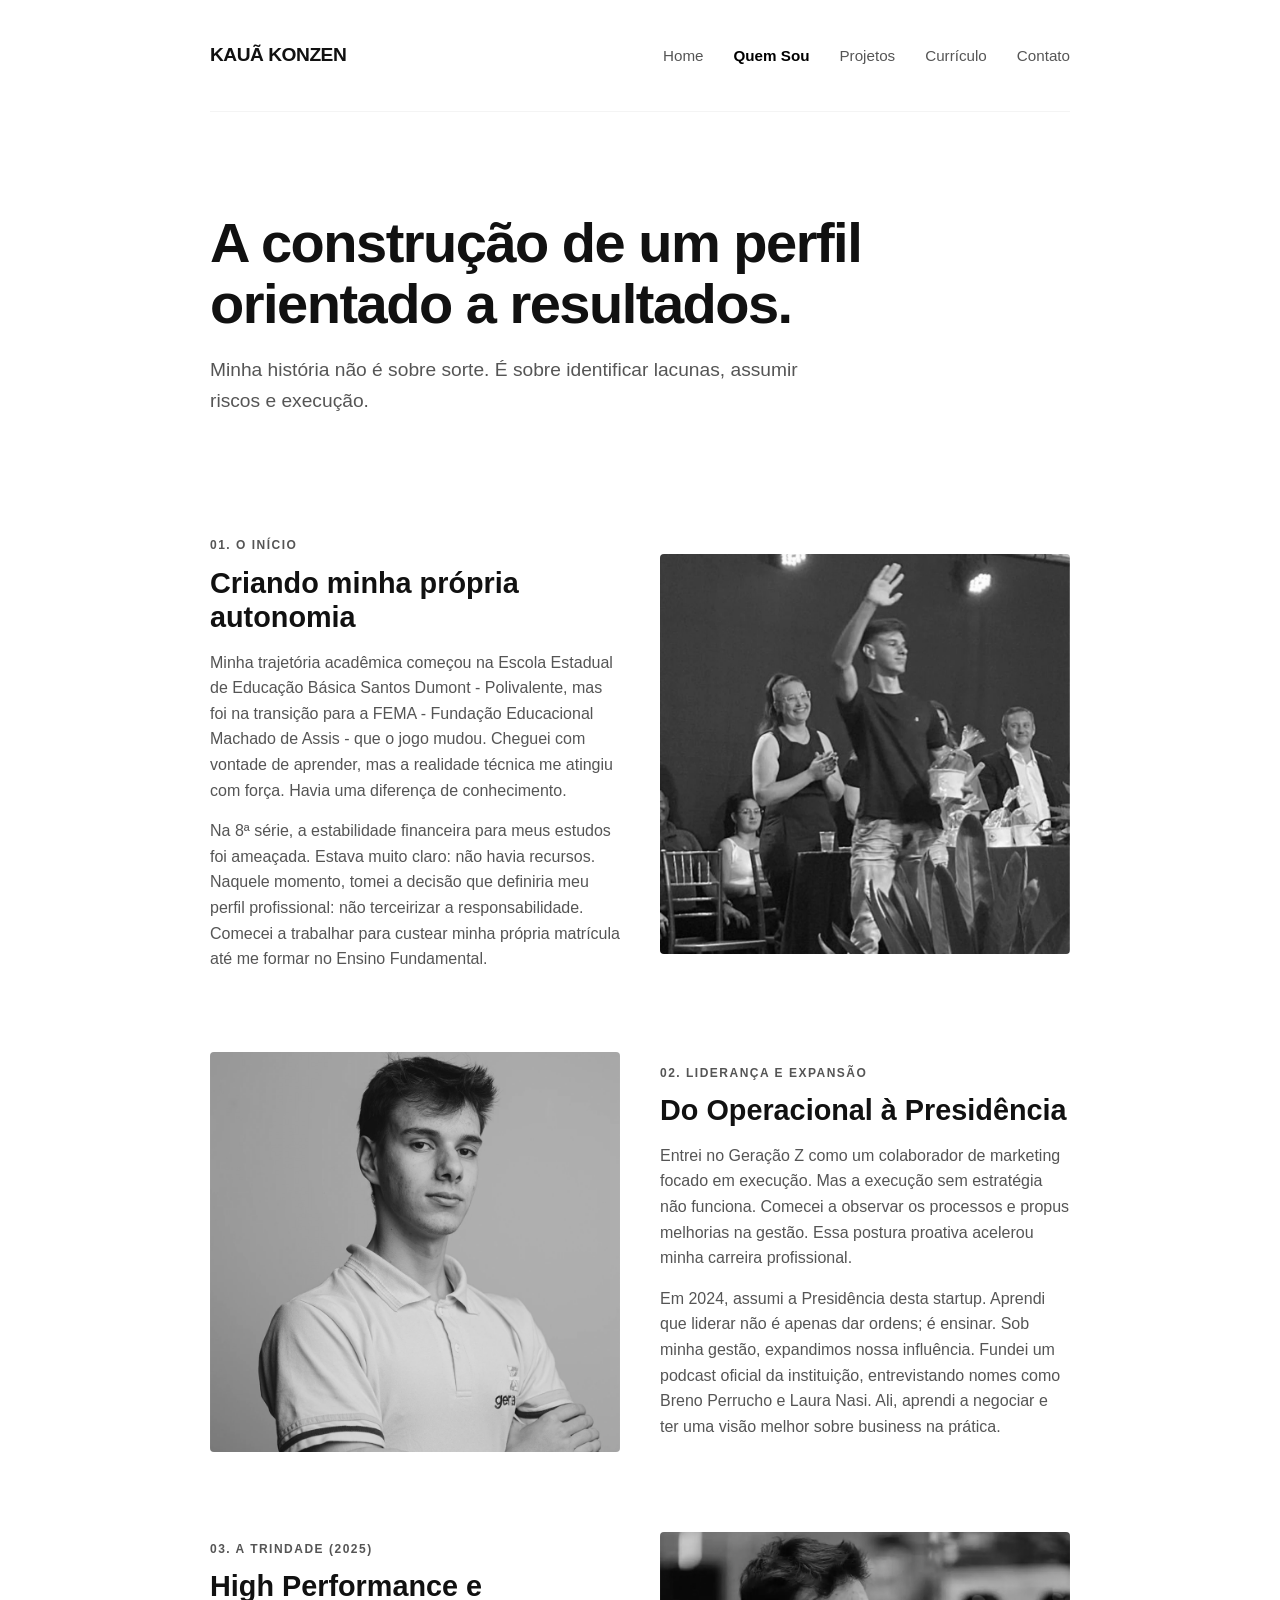
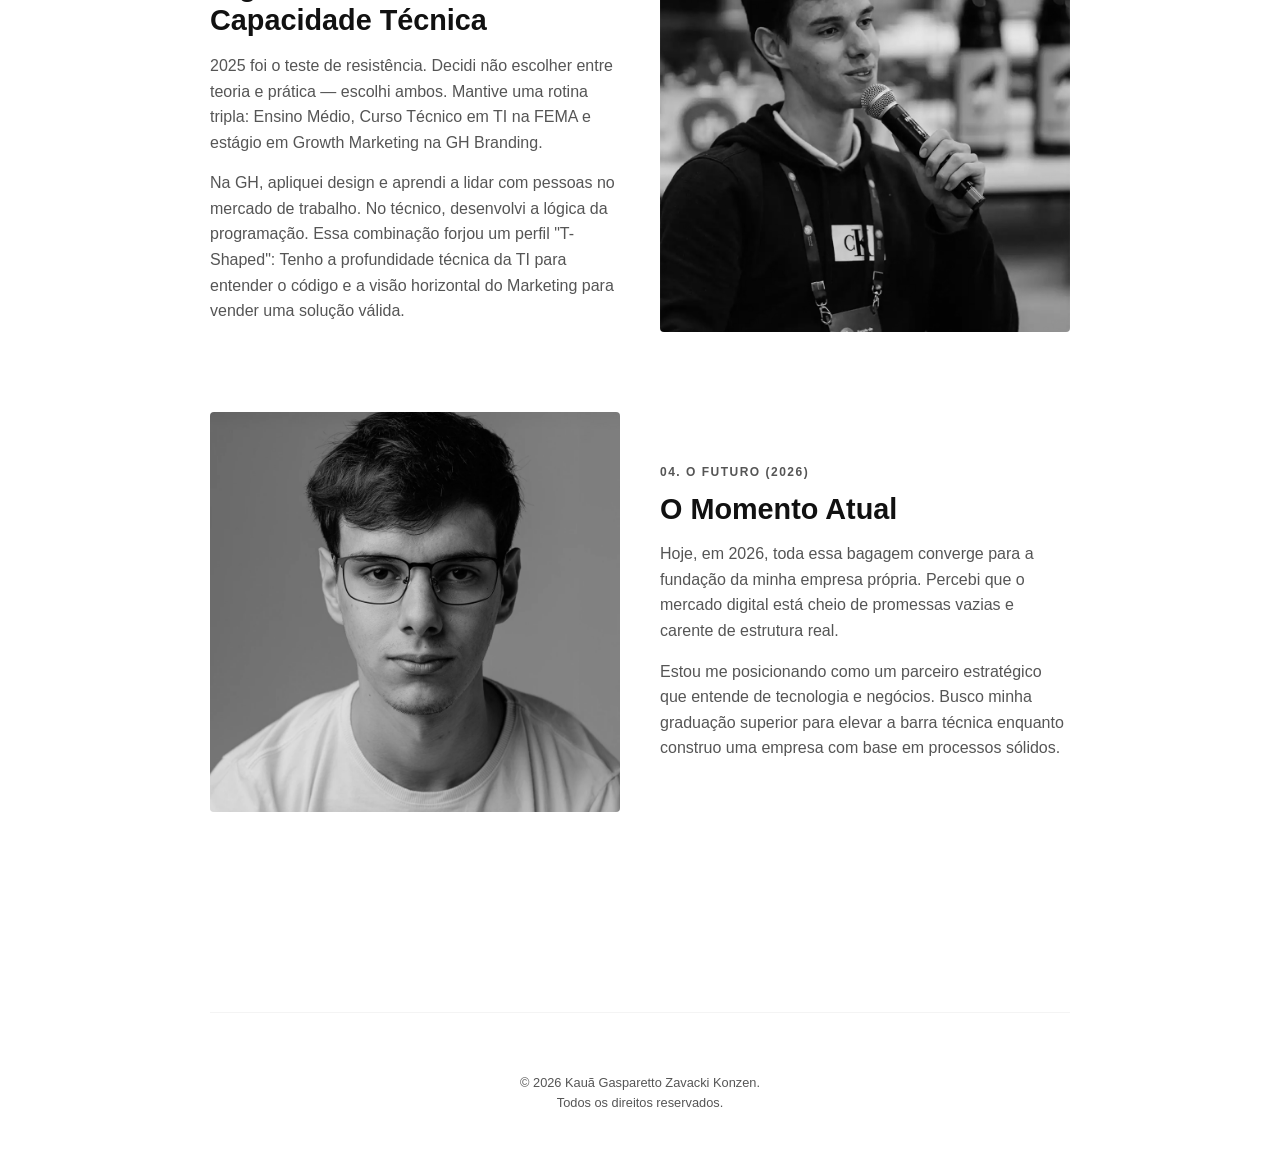
<file: sobre.html>
<!DOCTYPE html>
<html lang="pt-BR">
<head>
    <meta charset="UTF-8">
    <meta name="viewport" content="width=device-width, initial-scale=1.0">
    
    <title>Quem sou | Kauã Konzen</title>
    <meta name="description" content="Conheça a trajetória de Kauã Konzen: de líder em startups a fundador de agência. Especialista em Growth Marketing com base técnica em TI e visão de negócios.">
    <meta name="robots" content="index, follow">
    <link rel="canonical" href="https://seu-dominio.com.br/sobre.html">

    <meta property="og:type" content="profile">
    <meta property="og:title" content="Kauã Konzen | Growth Marketing & TI">
    <meta property="og:description" content="A construção de um perfil orientado a resultados. Conheça a história e visão estratégica de Kauã Konzen.">
    <meta property="og:image" content="https://seu-dominio.com.br/img/jovem-com-oculos-e-camiseta-branca-jpg.webp">
    <meta property="og:url" content="https://seu-dominio.com.br/sobre.html">

    <meta name="twitter:card" content="summary_large_image">
    <meta name="twitter:title" content="Kauã Konzen | Growth Marketing & TI">
    <meta name="twitter:description" content="Trajetória profissional e visão técnica de Kauã Konzen.">

    <script type="application/ld+json">
    {
      "@context": "https://schema.org",
      "@type": "Person",
      "name": "Kauã Gasparetto Zavacki Konzen",
      "url": "https://kauakonzen.github.io/kaua/sobre.html",
      "jobTitle": "Empreendedor e Especialista em Growth Marketing",
      "knowsAbout": ["Growth Marketing", "TI", "Estratégia de Negócios", "Design"],
      "image": "https://kauakonzen.github.io/kaua/sobre.html/img/jovem-com-oculos-e-camiseta-branca-jpg.webp"
    }
    </script>
    
    <link rel="stylesheet" href="style.css">
    
    <style>
        .story-section { padding-bottom: 40px; }
        .story-block { display: flex; align-items: center; justify-content: space-between; gap: 40px; margin-bottom: 80px; }
        .story-block:nth-child(even) { flex-direction: row-reverse; }
        .story-text { flex: 1; }
        .story-label { font-size: 0.75rem; text-transform: uppercase; letter-spacing: 1.5px; color: var(--text-secondary); margin-bottom: 10px; display: block; font-weight: 600; }
        .story-heading { font-size: 1.8rem; margin-bottom: 15px; line-height: 1.2; font-weight: 700; color: var(--text-primary); }
        .story-text p { font-size: 1rem; color: var(--text-secondary); margin-bottom: 0; line-height: 1.6; text-align: left; }
        .story-text p + p { margin-top: 15px; }
        .story-image-wrapper { flex: 1; height: 400px; background-color: var(--gray-light); position: relative; overflow: hidden; border-radius: 4px; }
        .story-image { width: 100%; height: 100%; object-fit: cover; filter: grayscale(100%); transition: filter 0.5s ease, transform 0.5s ease; }
        .story-image:hover { filter: grayscale(0%); transform: scale(1.02); }
        .img-placeholder { position: absolute; top: 50%; left: 50%; transform: translate(-50%, -50%); color: #999; font-weight: bold; text-align: center; text-transform: uppercase; font-size: 0.8rem; }
        @media (max-width: 768px) {
            .story-block, .story-block:nth-child(even) { flex-direction: column; gap: 20px; margin-bottom: 60px; }
            .story-image-wrapper { width: 100%; height: 300px; }
        }
    </style>
</head>
<body>

    <div class="container">
        <nav aria-label="Navegação principal">
            <a href="index.html" class="logo">Kauã Konzen</a>
            <ul>
                <li><a href="index.html">Home</a></li>
                <li><a href="sobre.html" class="active" aria-current="page">Quem Sou</a></li>
                <li><a href="projetos.html">Projetos</a></li>
                <li><a href="curriculo.html">Currículo</a></li>
                <li><a href="contato.html">Contato</a></li>
            </ul>
        </nav>

        <main>
            <section class="hero">
                <h1>A construção de um perfil orientado a resultados.</h1>
                <p class="subtitle">Minha história não é sobre sorte. É sobre identificar lacunas, assumir riscos e execução.</p>
            </section>

            <section class="story-section">
                <article class="story-block">
                    <div class="story-text">
                        <span class="story-label">01. O Início</span>
                        <h2 class="story-heading">Criando minha própria autonomia</h2>
                        <p>
                            Minha trajetória acadêmica começou na Escola Estadual de Educação Básica Santos Dumont - Polivalente, mas foi na transição para a FEMA - Fundação Educacional Machado de Assis - que o jogo mudou. Cheguei com vontade de aprender, mas a realidade técnica me atingiu com força. Havia uma diferença de conhecimento.
                        </p>
                        <p>
                            Na 8ª série, a estabilidade financeira para meus estudos foi ameaçada. Estava muito claro: não havia recursos. Naquele momento, tomei a decisão que definiria meu perfil profissional: não terceirizar a responsabilidade. Comecei a trabalhar para custear minha própria matrícula até me formar no Ensino Fundamental.
                        </p>
                    </div>
                    <div class="story-image-wrapper">
                        <img src="img/jovem-homem-celebracao-evento.webp" class="story-image" 
                        alt="Kauã Konzen em evento de celebração, vestindo camiseta preta, representando o início de sua trajetória independente.">
                    </div>
                </article>

                <article class="story-block">
                    <div class="story-text">
                        <span class="story-label">02. Liderança e Expansão</span>
                        <h2 class="story-heading">Do Operacional à Presidência</h2>
                        <p>
                            Entrei no Geração Z como um colaborador de marketing focado em execução. Mas a execução sem estratégia não funciona. Comecei a observar os processos e propus melhorias na gestão. Essa postura proativa acelerou minha carreira profissional.
                        </p>
                        <p>
                            Em 2024, assumi a Presidência desta startup. Aprendi que liderar não é apenas dar ordens; é ensinar. Sob minha gestão, expandimos nossa influência. Fundei um podcast oficial da instituição, entrevistando nomes como Breno Perrucho e Laura Nasi. Ali, aprendi a negociar e ter uma visão melhor sobre business na prática.
                        </p>
                    </div>
                    <div class="story-image-wrapper">
                        <img src="img/jovem-rapaz-confiante-camiseta-branca.webp" class="story-image" alt="Kauã Konzen, Presidente da Startup Geração Z, demonstrando liderança e proatividade.">
                    </div>
                </article>

                <article class="story-block">
                    <div class="story-text">
                        <span class="story-label">03. A Trindade (2025)</span>
                        <h2 class="story-heading">High Performance e Capacidade Técnica</h2>
                        <p>
                            2025 foi o teste de resistência. Decidi não escolher entre teoria e prática — escolhi ambos. Mantive uma rotina tripla: Ensino Médio, Curso Técnico em TI na FEMA e estágio em Growth Marketing na GH Branding.
                        </p>
                        <p>
                            Na GH, apliquei design e aprendi a lidar com pessoas no mercado de trabalho. No técnico, desenvolvi a lógica da programação. Essa combinação forjou um perfil "T-Shaped": Tenho a profundidade técnica da TI para entender o código e a visão horizontal do Marketing para vender uma solução válida.
                        </p>
                    </div>
                    <div class="story-image-wrapper">
                        <img src="img/jovem-rapaz-falando-em-microfone-evento.webp" class="story-image" 
                        alt="Kauã Konzen palestrando em evento, unindo conhecimentos de TI e Growth Marketing.">
                    </div>
                </article>

                <article class="story-block">
                    <div class="story-text">
                        <span class="story-label">04. O Futuro (2026)</span>
                        <h2 class="story-heading">O Momento Atual</h2>
                        <p>
                            Hoje, em 2026, toda essa bagagem converge para a fundação da minha empresa própria. Percebi que o mercado digital está cheio de promessas vazias e carente de estrutura real.
                        </p>
                        <p>
                            Estou me posicionando como um parceiro estratégico que entende de tecnologia e negócios. Busco minha graduação superior para elevar a barra técnica enquanto construo uma empresa com base em processos sólidos.
                        </p>
                    </div>
                    <div class="story-image-wrapper">
                        <img src="img/jovem-com-oculos-e-camiseta-branca-jpg.webp" class="story-image" 
                        alt="Retrato profissional de Kauã Konzen, empreendedor focado em estratégia e tecnologia em 2026.">
                    </div>
                </article>
            </section>
        </main>

        <footer>
            <p>&copy; 2026 Kauã Gasparetto Zavacki Konzen. <br> Todos os direitos reservados.</p>
        </footer>
    </div>

</body>
</html>
</file>
<file: style.css>
:root {
    --bg-color: #ffffff;
    --text-primary: #111111;
    --text-secondary: #555555;
    --accent-color: #000000;
    --gray-light: #f4f4f4;
    --font-main: 'Helvetica Neue', Helvetica, Arial, sans-serif;
    --max-width: 900px;
}

* {
    margin: 0;
    padding: 0;
    box-sizing: border-box;
}

body {
    font-family: var(--font-main);
    background-color: var(--bg-color);
    color: var(--text-primary);
    line-height: 1.6;
}

.container {
    max-width: var(--max-width);
    margin: 0 auto;
    padding: 0 20px;
}

/* Navegação */
nav {
    padding: 40px 0;
    display: flex;
    justify-content: space-between;
    align-items: center;
    border-bottom: 1px solid var(--gray-light);
    margin-bottom: 60px;
}

nav .logo {
    font-weight: 700;
    font-size: 1.2rem;
    text-transform: uppercase;
    letter-spacing: -0.5px;
    text-decoration: none;
    color: var(--text-primary);
}

nav ul {
    list-style: none;
    display: flex;
    gap: 30px;
}

nav a {
    text-decoration: none;
    color: var(--text-secondary);
    font-size: 0.95rem;
    transition: color 0.2s;
}

nav a:hover, nav a.active {
    color: var(--accent-color);
    font-weight: 600;
}

/* Hero Section (Apresentação) */
.hero {
    padding: 40px 0 80px;
}

.hero h1 {
    font-size: 3.5rem;
    line-height: 1.1;
    margin-bottom: 20px;
    letter-spacing: -1.5px;
}

.hero .subtitle {
    font-size: 1.2rem;
    color: var(--text-secondary);
    margin-bottom: 40px;
    max-width: 600px;
}

/* Botões */
.btn {
    display: inline-block;
    padding: 12px 30px;
    background-color: var(--accent-color);
    color: #fff;
    text-decoration: none;
    font-weight: 600;
    border-radius: 4px;
    transition: opacity 0.2s;
}

.btn:hover {
    opacity: 0.8;
}

/* Footer Simples */
footer {
    text-align: center;
    padding: 60px 0;
    font-size: 0.8rem;
    color: var(--text-secondary);
    border-top: 1px solid var(--gray-light);
    margin-top: 80px;
}

.hero-image-container img {
    width: 100%;
    height: 100%;
    object-fit: cover; 
    object-position: center; 
    display: block;
}

@media (max-width: 768px) {
    .hero-image-container {
        height: auto;
        aspect-ratio: 16 / 9; 
        box-shadow: none;
    }
}

html, body {
    max-width: 100vw;
    overflow-x: hidden; 
    position: relative;
}


.hero h1, .hero-text h1 {
    font-size: clamp(2rem, 8vw, 3.5rem); 
    line-height: 1.1;
    word-wrap: break-word; 
}


@media (max-width: 768px) {
    nav {
        flex-direction: column; 
        gap: 20px;
        padding: 20px 0;
        margin-bottom: 40px;
    }

    nav ul {
        gap: 15px; 
        flex-wrap: wrap; 
        justify-content: center;
        padding: 0;
    }

    nav a {
        font-size: 0.85rem; 
    }

   
    .container {
        padding: 0 15px; 
    }
}


img {
    max-width: 100%; 
    height: auto;
}

/* --- Correção da Hero Section --- */

.hero-image-container {
    width: 100%;         
    max-width: 100%;    
    height: 400px;
    background-color: #e0e0e0;
    border-radius: 12px;
    overflow: hidden;
    position: relative;
    box-shadow: 20px 20px 0px var(--gray-light);
    display: block;      
}

.hero-image-container img {
    width: 100%;
    height: 100%;
    object-fit: cover; 
    object-position: center; 
    display: block;
}

@media (max-width: 768px) {
    .home-hero {
        grid-template-columns: 1fr; 
        gap: 30px;
        padding: 40px 0;
    }

    .hero-image-container {
        height: auto;
        aspect-ratio: 16 / 9; 
        box-shadow: none;     
        margin: 0 auto;       
    }
    
    .container {
        padding: 0 20px;      
        overflow: hidden;    
    }
}

/* Container principal */
.tech-stack {
    width: 100%;
    overflow: hidden; 
    white-space: nowrap;
    position: relative;
    display: flex;
    align-items: center;
    padding: 30px 0;
}

.tech-stack-track {
    display: flex;
    width: max-content; 
    animation: scroll-infinito 20s linear infinite;
}

.tech-stack span {
    display: inline-block;
    padding: 0 30px; 
}

@keyframes scroll-infinito {
    0% {
        transform: translateX(0);
    }
    100% {
        transform: translateX(-50%);
    }
}


.tech-stack::before,
.tech-stack::after {
    content: "";
    position: absolute;
    top: 0;
    width: 150px; 
    height: 100%;
    z-index: 2;
}

.tech-stack::before {
    left: 0;
    background: linear-gradient(to right, var(--bg-color), transparent);
}

.tech-stack::after {
    right: 0;
    background: linear-gradient(to left, var(--bg-color), transparent);
}

html, body {
    overflow-x: hidden; 
    width: 100%;
    position: relative;
}

.tech-stack {
    width: 100%;
    max-width: 100%; 
    overflow: hidden;
    position: relative;
}

/* Cabeçalho específico da seção de projetos */
.projects-header {
    text-align: center;
    margin-bottom: 50px;
    max-width: 700px;
    margin-left: auto;
    margin-right: auto;
}

.projects-header h1 {
    margin-bottom: 10px;
}

.projects-grid {
    display: grid;
    grid-template-columns: repeat(auto-fit, minmax(300px, 1fr));
    gap: 30px;
    margin-bottom: 80px;
}

.project-card {
    background: #fff;
    border: 1px solid #eee;
    border-radius: 8px; 
    overflow: hidden;
    transition: transform 0.3s ease, box-shadow 0.3s ease;
    cursor: pointer;
    display: flex;
    flex-direction: column;
    overflow: hidden;
}

.project-card:hover {
    transform: translateY(-5px);
    box-shadow: 0 10px 20px rgba(0,0,0,0.05);
    border-color: #ddd;
}

.card-image {
    background-color: var(--gray-light);
    display: flex;
    align-items: center;
    justify-content: center;
    position: relative;
    overflow: hidden;
    width: 100%;
    aspect-ratio: 16 / 10;
}

.card-image img {
    width: 100%;
    height: 100%;
    object-fit: cover;
    transition: transform 0.5s ease;
}

.project-card:hover .card-image img {
    transform: scale(1.05);
}

.card-overlay {
    position: absolute;
    top: 0; left: 0; right: 0; bottom: 0;
    background: rgba(0,0,0,0.5);
    display: flex;
    align-items: center;
    justify-content: center;
    opacity: 0;
    transition: opacity 0.3s;
}

.card-overlay span {
    color: #fff;
    border: 1px solid #fff;
    padding: 8px 16px;
    border-radius: 20px;
    font-size: 0.85rem;
    font-weight: 600;
}

.project-card:hover .card-overlay {
    opacity: 1;
}

.card-content {
    padding: 25px;
    flex-grow: 1;
    display: flex;
    flex-direction: column;
}

.card-tag {
    font-size: 0.7rem;
    text-transform: uppercase;
    letter-spacing: 1px;
    color: var(--text-secondary); 
    margin-bottom: 10px;
    font-weight: 700;
}

.card-content h3 {
    font-size: 1.3rem;
    margin-bottom: 10px;
    color: var(--text-primary);
}

.modal-overlay {
    position: fixed;
    top: 0; left: 0;
    width: 100%; height: 100%;
    background: rgba(0,0,0,0.85);
    z-index: 9999; 
    display: none; 
    justify-content: center;
    align-items: center;
    padding: 20px;
    backdrop-filter: blur(5px);
}

.modal-overlay.active {
    display: flex;
    animation: fadeIn 0.2s ease-out;
}

.modal-content {
    background: var(--bg-color);
    width: 100%;
    max-width: 800px;
    max-height: 90vh;
    border-radius: 12px;
    padding: 40px;
    position: relative;
    overflow-y: auto;
    animation: slideUp 0.3s ease-out;
}

@keyframes fadeIn { from { opacity: 0; } to { opacity: 1; } }
@keyframes slideUp { from { opacity: 0; transform: translateY(20px); } to { opacity: 1; transform: translateY(0); } }

.close-btn {
    position: absolute;
    top: 20px; right: 25px;
    font-size: 2rem;
    cursor: pointer;
    color: #ccc;
    background: none; border: none;
    line-height: 1;
}
.close-btn:hover { color: var(--accent-color); }

.modal-body h2 { font-size: 1.8rem; margin-bottom: 5px; }
.modal-body .subtitle { 
    font-size: 1rem; 
    color: var(--text-secondary); 
    margin-bottom: 25px; 
    display: block; 
    border-bottom: 1px solid var(--gray-light); 
    padding-bottom: 15px; 
}

.modal-image-placeholder {
    width: 100%;
    aspect-ratio: 16 / 9; 
    background-color: var(--gray-light); 
    border-radius: 12px; 
    margin-bottom: 25px;
    overflow: hidden; 
    position: relative;
    padding: 0; 
    line-height: 0;
}

.modal-image-placeholder img {
    width: 100%;
    height: 100%;
    object-fit: cover; 
    display: block;
    margin: 0; 
}

.modal-image-placeholder.clickable-image {
    cursor: pointer;
    transition: opacity 0.2s ease;
}

.modal-image-placeholder.clickable-image:hover {
    opacity: 0.9; 
}

.tech-list { display: flex; gap: 8px; margin-bottom: 25px; flex-wrap: wrap; }
.tech-tag { 
    background: var(--text-primary); 
    color: #fff; 
    padding: 4px 12px; 
    border-radius: 4px; 
    font-size: 0.8rem; 
}

.project-gallery {
    display: grid;
    grid-template-columns: repeat(auto-fit, minmax(120px, 1fr));
    gap: 10px;
    margin-top: 30px;
}
.gallery-item {
    height: 100px;
    background: var(--gray-light);
    border-radius: 4px;
    display: flex;
    align-items: center;
    justify-content: center;
    font-size: 0.8rem;
    color: #777;
}

/* Ajuste Mobile para o Modal */
@media (max-width: 768px) {
    .modal-content {
        padding: 25px;
        max-height: 85vh; 
        overflow-y: auto; 
        width: 95%; 
    }
    .modal-image-placeholder { height: 200px; }
}

.project-gallery {
    grid-template-columns: repeat(auto-fill, minmax(150px, 1fr)); 
    gap: 15px;
}

.gallery-item {
    height: auto; 
    aspect-ratio: 1 / 1; 
    border-radius: 12px; 
    overflow: hidden;
    box-shadow: 0 2px 5px rgba(0,0,0,0.1);
}

.gallery-item img {
    width: 100%;
    height: 100%;
    object-fit: cover; 
}
</file>
